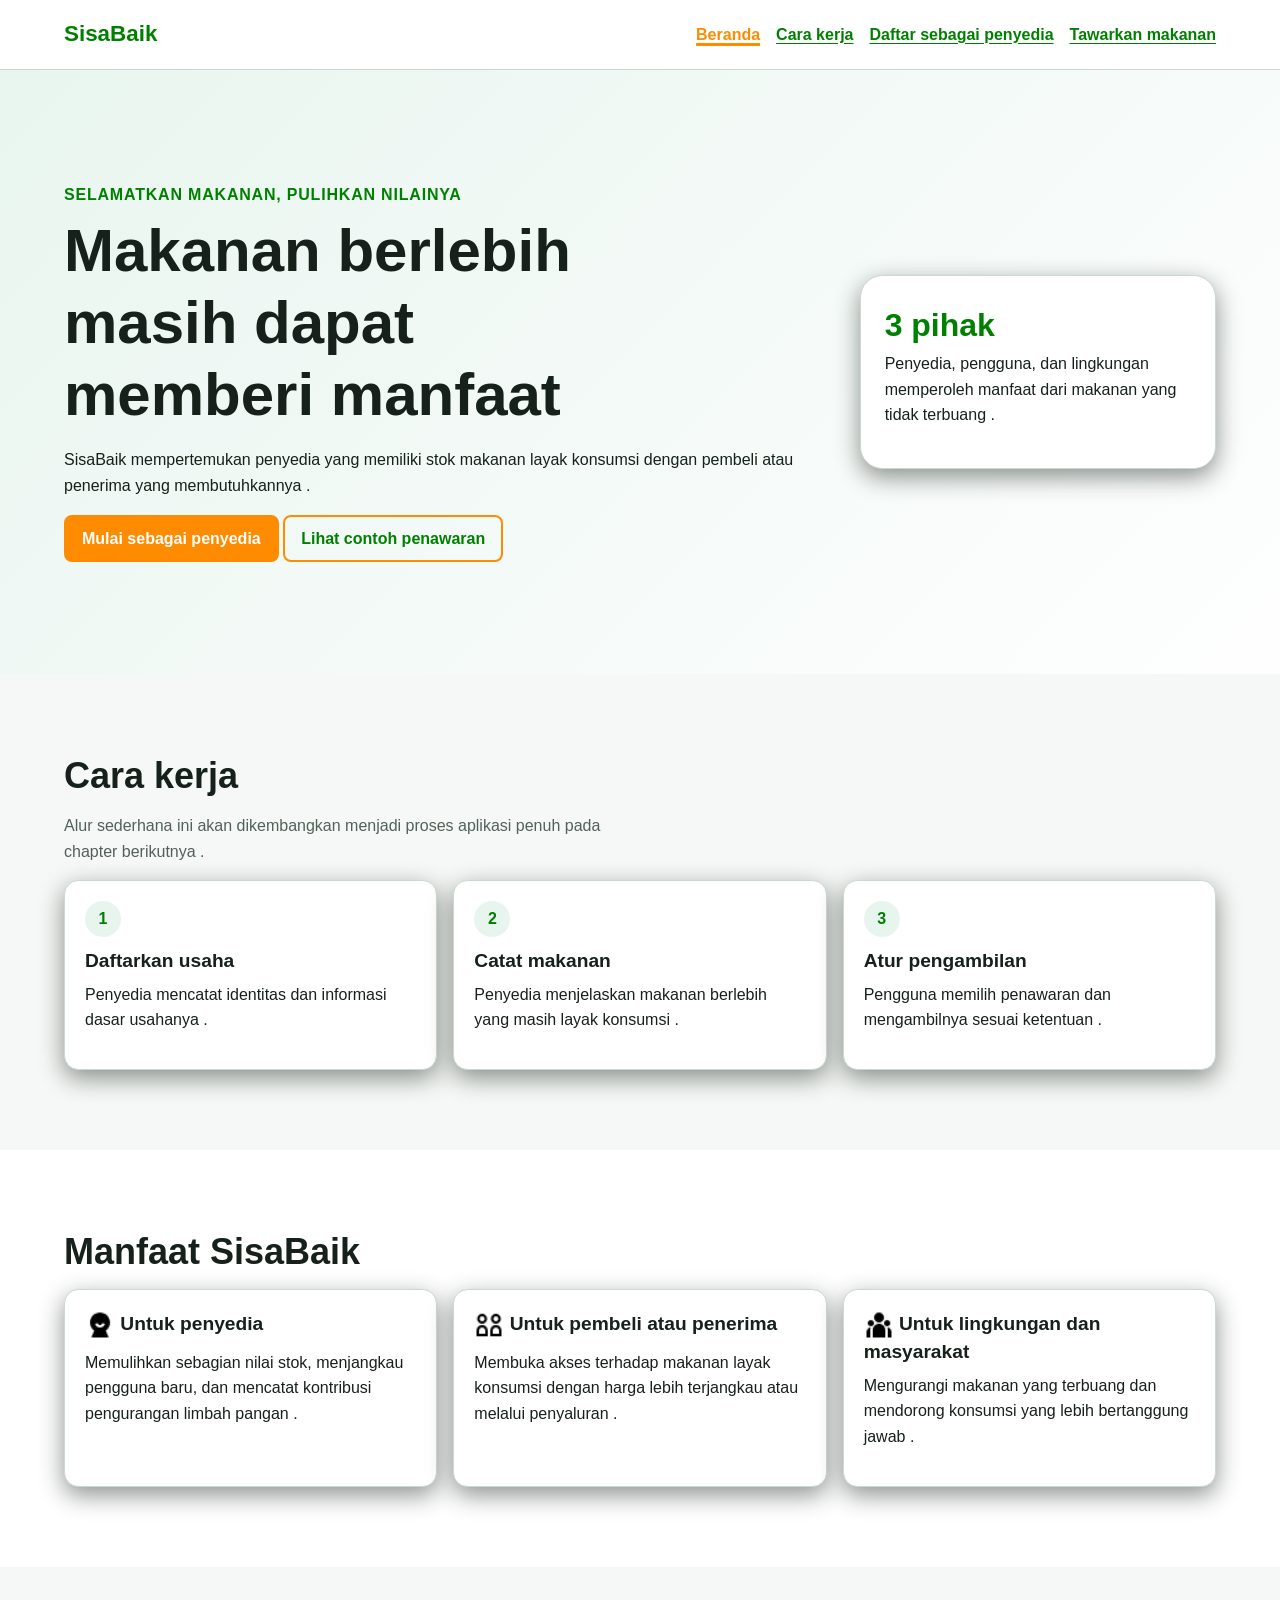
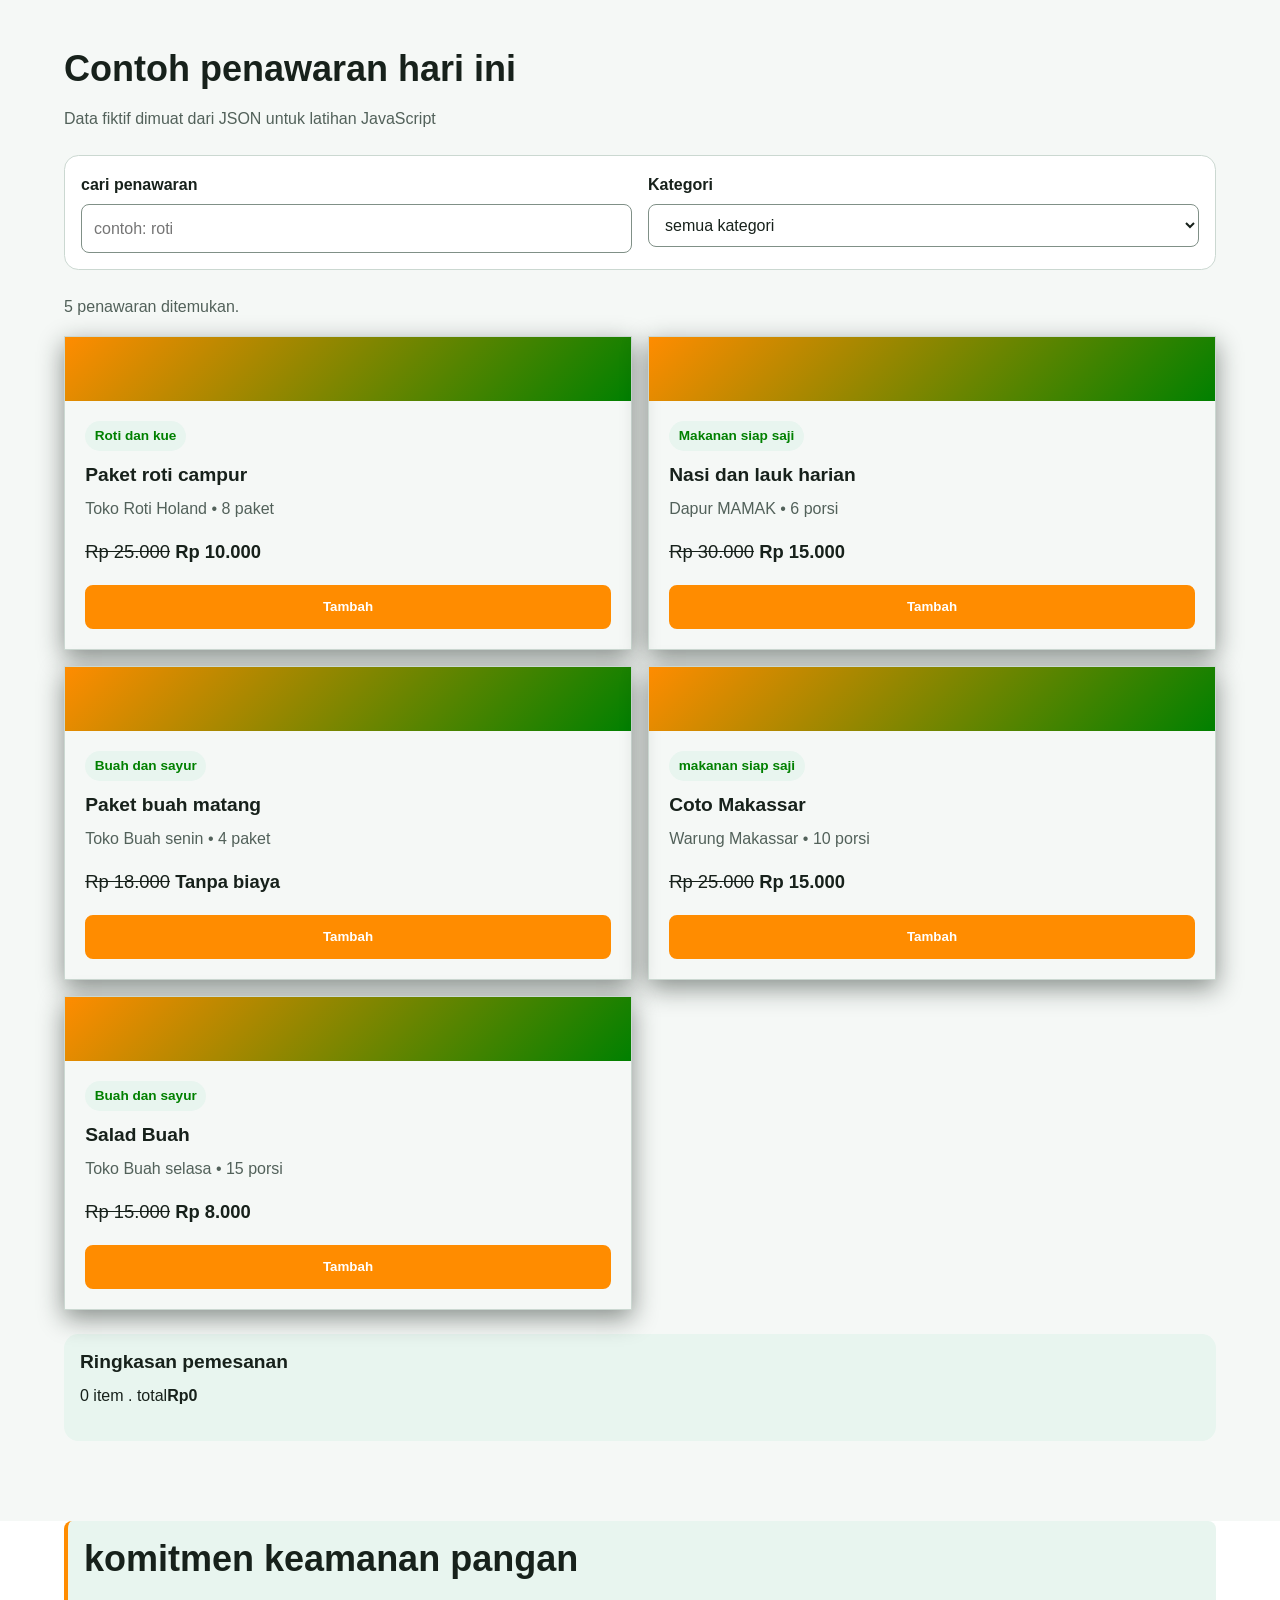
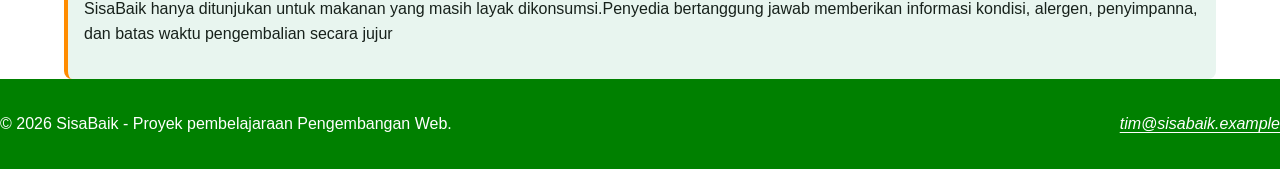
<file: index.html>
<!DOCTYPE html>
<html lang="id">
<head>
  <meta charset="UTF-8">
  <meta name="viewport" content="width=device-width, initial-scale=1.0">
  <meta name="description" content="SisaBaik membantu penyedia menawarkan makanan berlebih agar tetap bernilai,
              terjangkau, dan tidak terbuang.">
  <title>Beranda | SisaBaik</title>
  <link rel="stylesheet" href="styles.css">
  <script src="app.js" defer></script>
</head>  
<body>
  <a class="skip-link" href="#konten-utama">lewati ke konten utama</a>

<header class="site-header">
  <div class="container header-layout">
    <p class="brand">SisaBaik</p>
    <nav aria-label="Navigasi utama">
      <ul class="nav-list">
      <li><a href="index.html" aria-current="page">Beranda</a></li>
      <li><a href="#cara-kerja">Cara kerja</a></li>
      <li><a href="daftar-penyedia.html">Daftar sebagai penyedia</a></li>
      <li><a href="tawarkan-makanan.html">Tawarkan makanan</a></li>
  </ul>
</nav>
</div>
</header>

    <main id="konten-utama" tabindex="-1">
     <section class="hero" aria-labelledby="judul-utama">
        <div class="container hero-layout">
          <div>
         <p class="eyebrow">Selamatkan makanan, pulihkan nilainya</p>
          <h1 id="judul-utama">Makanan berlebih masih dapat memberi manfaat</h1>

          <p class="lead">SisaBaik mempertemukan penyedia yang memiliki stok makanan layak konsumsi dengan pembeli
              atau penerima yang membutuhkannya .</p>
          <div class="button-group">
          <a class="button" href="daftar-penyedia.html">Mulai sebagai penyedia</a>
          <a class="button button-secondary" href="#penawaran-contoh">Lihat contoh penawaran</a>
         
    </div>
  </div>
   <aside class="hero-panel" aria-label="Ringkasan manfaat SisaBaik">
      <strong> 3 pihak</strong>
      <p>Penyedia, pengguna, dan lingkungan memperoleh manfaat dari makanan yang tidak terbuang .</p>
    </aside>
  </div>
</section>

<section class="section" id="cara-kerja" aria-labelledby="judul-cara-kerja">
  <div class="container">
    <h2 id="judul-cara-kerja">Cara kerja</h2>
    <p class="section-intro">Alur sederhana ini akan dikembangkan menjadi proses aplikasi penuh pada chapter
berikutnya .</p>
    <div class="steps-grid">
      <article class="card">
      <span class="step-number" aria-hidden="true">1</span>
      <h3>Daftarkan usaha</h3>
      <p>Penyedia mencatat identitas dan informasi dasar usahanya .</p>
</article>
<article class="card">
      <span class="step-number" aria-hidden="true">2</span>
      <h3>Catat makanan</h3>
      <p>Penyedia menjelaskan makanan berlebih yang masih layak konsumsi .</p>
</article>
<article class="card">
      <span class="step-number" aria-hidden="true">3</span>
      <h3>Atur pengambilan</h3>
      <p>Pengguna memilih penawaran dan mengambilnya sesuai ketentuan .</p>
      </article>
    </div>
  </div>
</section>

<section class="section section-alt" aria-labelledby="judul-manfaat">
  <div class="container">
    <h2 id="judul-manfaat">Manfaat SisaBaik</h2>


      
  <div class="benefit-grid">
    <article class="card">
      <h3>
           <img
              src="images/penyedia.png"
              alt="Ikon penyedia"
              width="30"
              height="30"
              style="vertical-align: middle"
            >
        Untuk penyedia</h3>
      <p>Memulihkan sebagian nilai stok, menjangkau pengguna baru, dan mencatat kontribusi pengurangan limbah
         pangan .</p>
    </article>

    <article class="card">
      <h3>
        <img
              src="images/penyedia-pembeli.png"
              alt="Ikon pembeli"
              width="30"
              height="30"
              style="vertical-align: middle"
            >
        Untuk pembeli atau penerima</h3>
      <p>Membuka akses terhadap makanan layak konsumsi dengan harga lebih terjangkau atau melalui
          penyaluran .</p>
    </article>

    <article class="card">
      <h3>
          <img
              src="images/icon-masyarakat.png"
              alt="Ikon masyarakat"
              width="30"
              height="30"
              style="vertical-align: middle"
            >
        Untuk lingkungan dan masyarakat</h3>
      <p>Mengurangi makanan yang terbuang dan mendorong konsumsi yang lebih bertanggung jawab .</p>
    </article>
    </div>
  </div>
</section>

<section class="section" id="penawaran-contoh" aria-labelledby="judul-penawaran">
  <div class="container">
    <h2 id="judul-penawaran">Contoh penawaran hari ini</h2>
    <p class="section-intro">Data fiktif dimuat dari JSON untuk latihan JavaScript</p>
    <form class="filter-panel" id="filter-form" role="search">
      <p>
        <label for="kata-kunci">cari penawaran</label><br>
        <input id="kata-kunci" name="kata_kunci" type="search" placeholder="contoh: roti">
      </p>
      <p>
        <label for="filter-kategori">Kategori</label><br>
        <select id="filter-kategori" name="kategori">
          <option value="semua">semua kategori</option>
          <option value="makanan-siap-saji">Makanan Siap Saji</option>
          <option value="roti-kue">Roti dan kue</option>
          <option value="buah-sayur">Buah dan Sayur</option>
        </select>
      </p>
      </form>
      <p id="status-katalog" class="status-message" role="status" aria-live="polite">Memuat penawaran...</p>
      <div class="offer-grid" id="daftar-penawaran"></div>
      <aside class="cart-summary" aria-labelledby="judul-ringkasan">
        <h3 id="judul-ringkasan">Ringkasan pemesanan</h3>
        <p><span id="jumlah-item">0</span> item . total<strong id="total-pesanan">Rp0</strong></p>
        </aside>
    </div>
      </section>

      <section class="section-alt" aria-labelledby="judul-keamanan">
        <div class="container">
          <div class="notice">
            <h2 id="judul-keamanan">komitmen keamanan pangan</h2>
            <p>SisaBaik hanya ditunjukan untuk makanan yang masih layak dikonsumsi.Penyedia bertanggung jawab memberikan informasi kondisi, alergen, penyimpanna,
              dan batas waktu pengembalian secara jujur</p>
          </div>
        </div>
      </section>
      </main>

      <footer class="site-footer">
        <div class="containner footer-layout">
          <p>&copy; 2026 SisaBaik - Proyek pembelajaraan Pengembangan Web.</p>
          <address><a href="maito:tim@sisabaik.example">tim@sisabaik.example </a></address>
        </div>
        </footer>
        </body>
        </html>
</file>
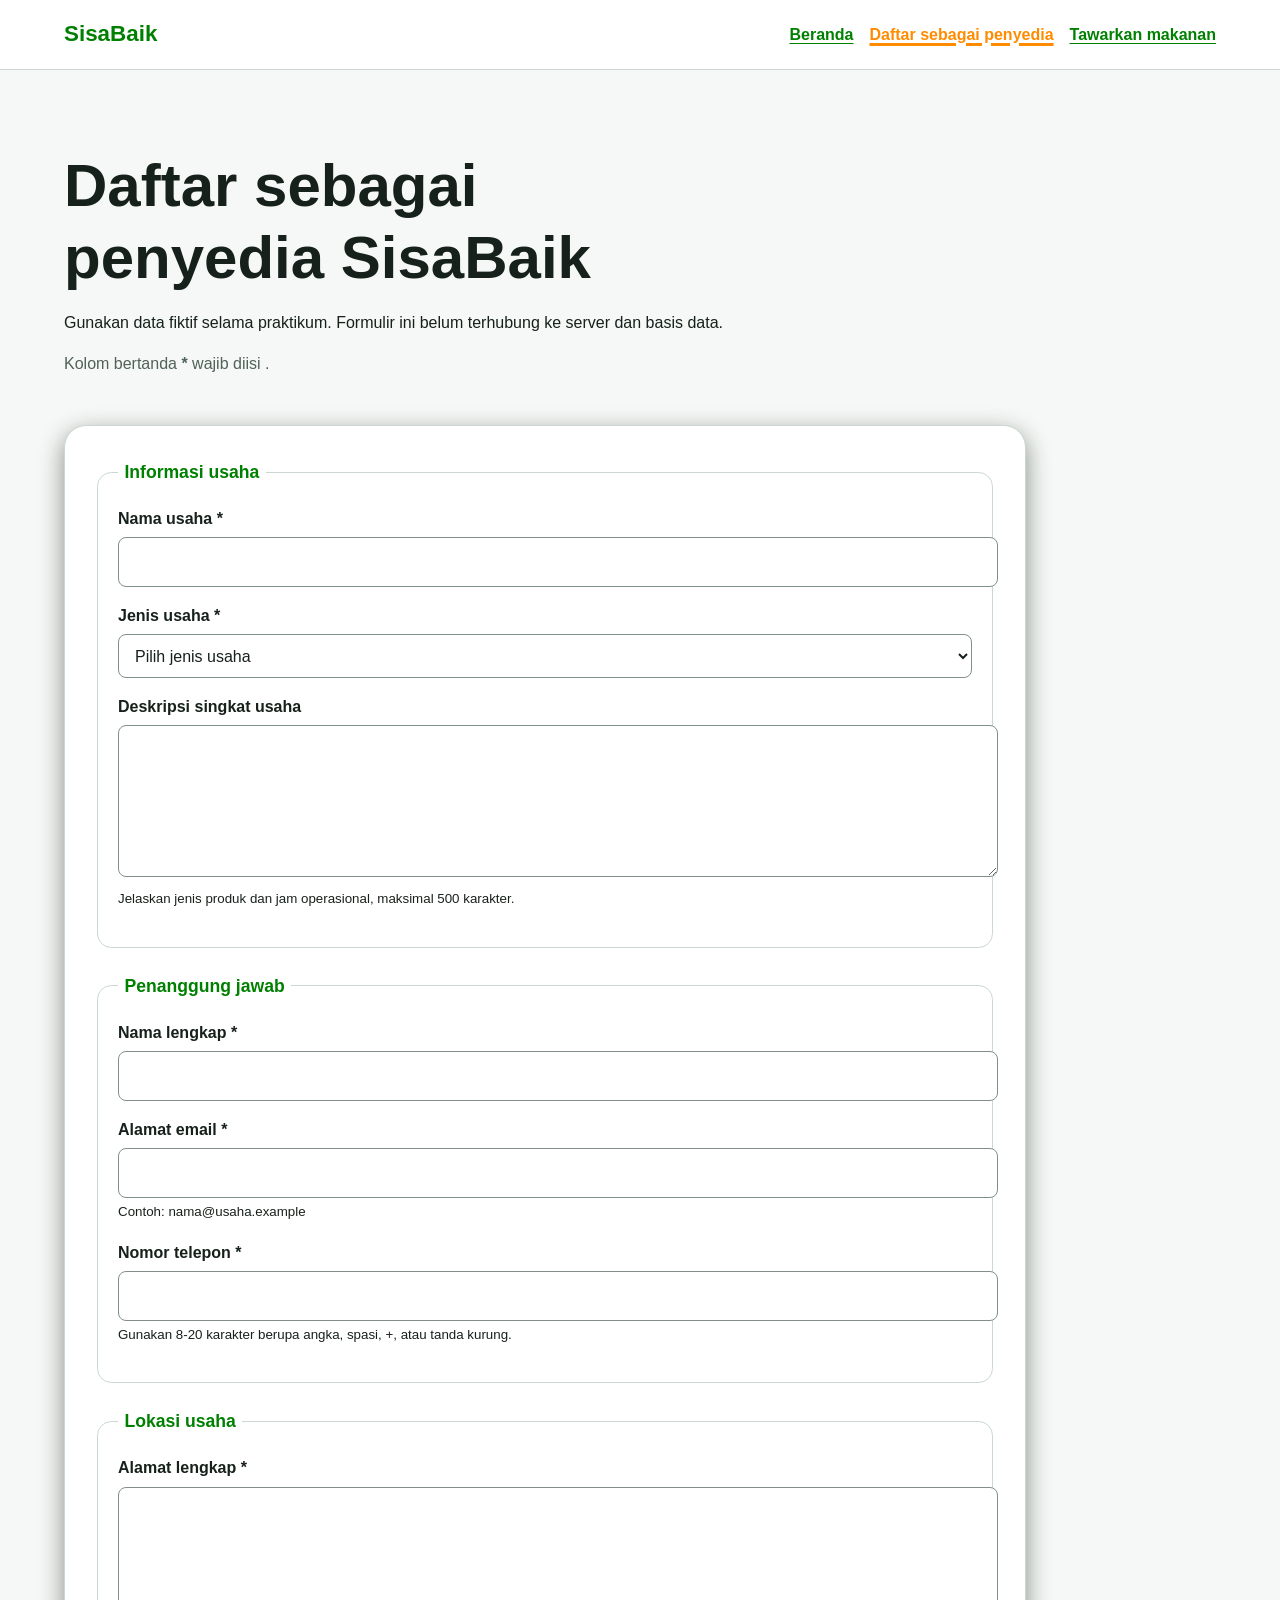
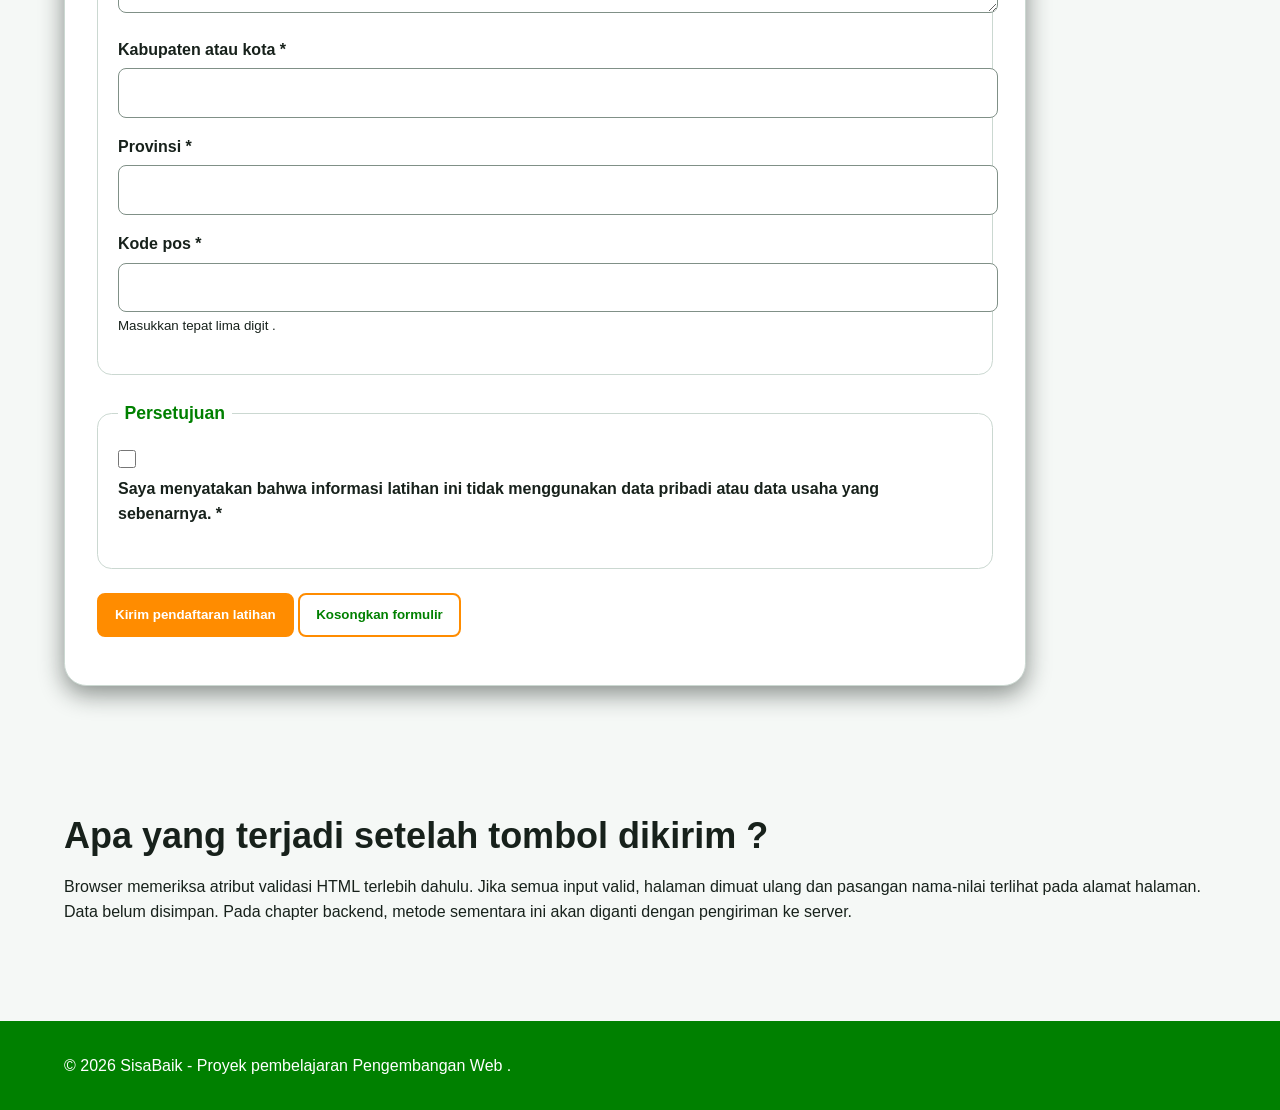
<file: daftar-penyedia.html>
<!doctype html>
<html lang="id">
  <head>
  <meta charset="utf-8">
  <meta name="viewport" content="width=device-width, initial-scale=1">
  <meta
  name="description"
  content="Formulir prototipe untuk mendaftarkan usaha sebagai penyedia makanan di SisaBaik."
  >
  <title>Daftar Penyedia | SisaBaik</title>
  <link rel="stylesheet" href="styles.css">
  <script src="app.js" defer></script>
</head>
<body>
  <a class="skip-link" href="#konten-utama">Lewati ke konten utama</a>

<header class="site-header">
  <div class="container header-layout">
    <p class="brand">SisaBaik</p>
    <nav aria-label="Navigasi utama">
      <ul class="nav-list">
      <li><a href="index.html">Beranda</a></li>
      <li>
      <a href="daftar-penyedia.html" aria-current="page">
      Daftar sebagai penyedia
    </a>
  </li>
  <li><a href="tawarkan-makanan.html">Tawarkan makanan</a></li>
  </ul>
</nav>
</div>
</header>

<main class="container" id="konten-utama" tabindex="-1">
  <div class="page-heading">
    <h1>Daftar sebagai penyedia SisaBaik</h1>
    <p class="lead">
      Gunakan data fiktif selama praktikum. Formulir ini belum terhubung ke
      server dan basis data.
    </p>
  <p class="required-note" id="petunjuk-wajib">Kolom bertanda <strong> *</strong> wajib diisi .</p>
</div>

<form
  class="form-card"
  action="daftar-penyedia.html"
  method="get"
  aria-describedby="petunjuk-wajib"
>
<fieldset class="form-section">
  <legend>Informasi usaha</legend>

<p>
  <label for="nama-usaha">Nama usaha *</label><br>
  <input
    type="text"
    id="nama-usaha"
    name="nama_usaha"
    autocomplete="organization"
    minlength="3"
    maxlength="100"
    required
    >
</p>

<p>
  <label for="jenis-usaha">Jenis usaha *</label><br>
  <select id="jenis-usaha" name="jenis_usaha" required>
    <option value="">Pilih jenis usaha</option>
    <option value="restoran">Restoran</option>
    <option value="toko-roti">Toko roti</option>
    <option value="katering">Katering</option>
    <option value="ritel">Toko ritel</option>
    <option value="hotel">Hotel atau penginapan</option>
    <option value="lainnya">Lainnya</option>
  </select>
</p>

<p>
  <label for="deskripsi-usaha">Deskripsi singkat usaha</label><br>
  <textarea
    id="deskripsi-usaha"
    name="deskripsi_usaha"
    rows="5"
    maxlength="500"
    aria-describedby="bantuan-deskripsi"
></textarea><br>

  <small id="bantuan-deskripsi">
  Jelaskan jenis produk dan jam operasional, maksimal 500 karakter.
  </small>
</p>
</fieldset>

<fieldset class="form-section">
  <legend>Penanggung jawab</legend>

<p>
  <label for="nama-penanggung-jawab">Nama lengkap *</label><br>
  <input
    type="text"
    id="nama-penanggung-jawab"
    name="nama_penanggung_jawab"
    autocomplete="name"
    minlength="3"
    maxlength="100"
    required
>
</p>

<p>
  <label for="email">Alamat email *</label><br>
  <input
    type="email"
    id="email"
    name="email"
    autocomplete="email"
    maxlength="254"
    aria-describedby="bantuan-email"
    required
>
<br>
  <small id="bantuan-email">Contoh: nama@usaha.example</small>
</p>

<p>
  <label for="telepon">Nomor telepon *</label><br>
  <input
    type="tel"
    id="telepon"
    name="telepon"
    autocomplete="tel"
    inputmode="tel"
    pattern="[0-9+() ]{8,20}"
    aria-describedby="bantuan-telepon"
    required
>
<br>
  <small id="bantuan-telepon">
  Gunakan 8-20 karakter berupa angka, spasi, +, atau tanda kurung.
  </small>
</p>
</fieldset>

<fieldset class="form-section">
  <legend>Lokasi usaha</legend>

<p>
  <label for="alamat">Alamat lengkap *</label><br>
  <textarea
    id="alamat"
    name="alamat"
    rows="4"
    autocomplete="street-address"
    minlength="10"
    maxlength="250"
    required
  >
  </textarea>
</p>

<p>
  <label for="kota">Kabupaten atau kota *</label><br>
  <input
    type="text"
    id="kota"
    name="kota"
    autocomplete="address-level2"
    maxlength="100"
    required
>
</p>

<p>
  <label for="provinsi">Provinsi *</label><br>
  <input
    type="text"
    id="provinsi"
    name="provinsi"
    autocomplete="address-level1"
    maxlength="100"
    required
>
</p>

<p>
  <label for="kode-pos">Kode pos *</label><br>
  <input
    type="text"
    id="kode-pos"
    name="kode_pos"
    autocomplete="postal-code"
    inputmode="numeric"
    pattern="[0-9]{5}"
    aria-describedby="bantuan-kode-pos"
    required
>
<br>
  <small id="bantuan-kode-pos">Masukkan tepat lima digit .</small>
  </p>
</fieldset>

<fieldset class="form-section">
  <legend>Persetujuan</legend>
<p>
  <input
    type="checkbox"
    id="persetujuan"
    name="persetujuan"
    value="setuju"
    required
>
<label for="persetujuan">
  Saya menyatakan bahwa informasi latihan ini tidak menggunakan
  data pribadi atau data usaha yang sebenarnya. *
  </label>
</p>
</fieldset>

<p class="form-actions">
  <button class="button" type="submit">Kirim pendaftaran latihan</button>
  <button class="button button-secondary" type="reset">Kosongkan formulir</button>

  </p>
</form>

<section class="section" aria-labelledby="catatan-prototipe">
  <h2 id="catatan-prototipe">Apa yang terjadi setelah tombol dikirim ?</h2>
  <p>
    Browser memeriksa atribut validasi HTML terlebih dahulu. Jika semua
    input valid, halaman dimuat ulang dan pasangan nama-nilai terlihat
    pada alamat halaman. Data belum disimpan. Pada chapter backend,
    metode sementara ini akan diganti dengan pengiriman ke server.
  </p>
</section>
</main>

<footer class="site-footer">
      <div class="container footer-layout">
      <p>&copy; 2026 SisaBaik - Proyek pembelajaran Pengembangan Web .</p>
    </div>
    </footer>
  </body>
</html>
</file>
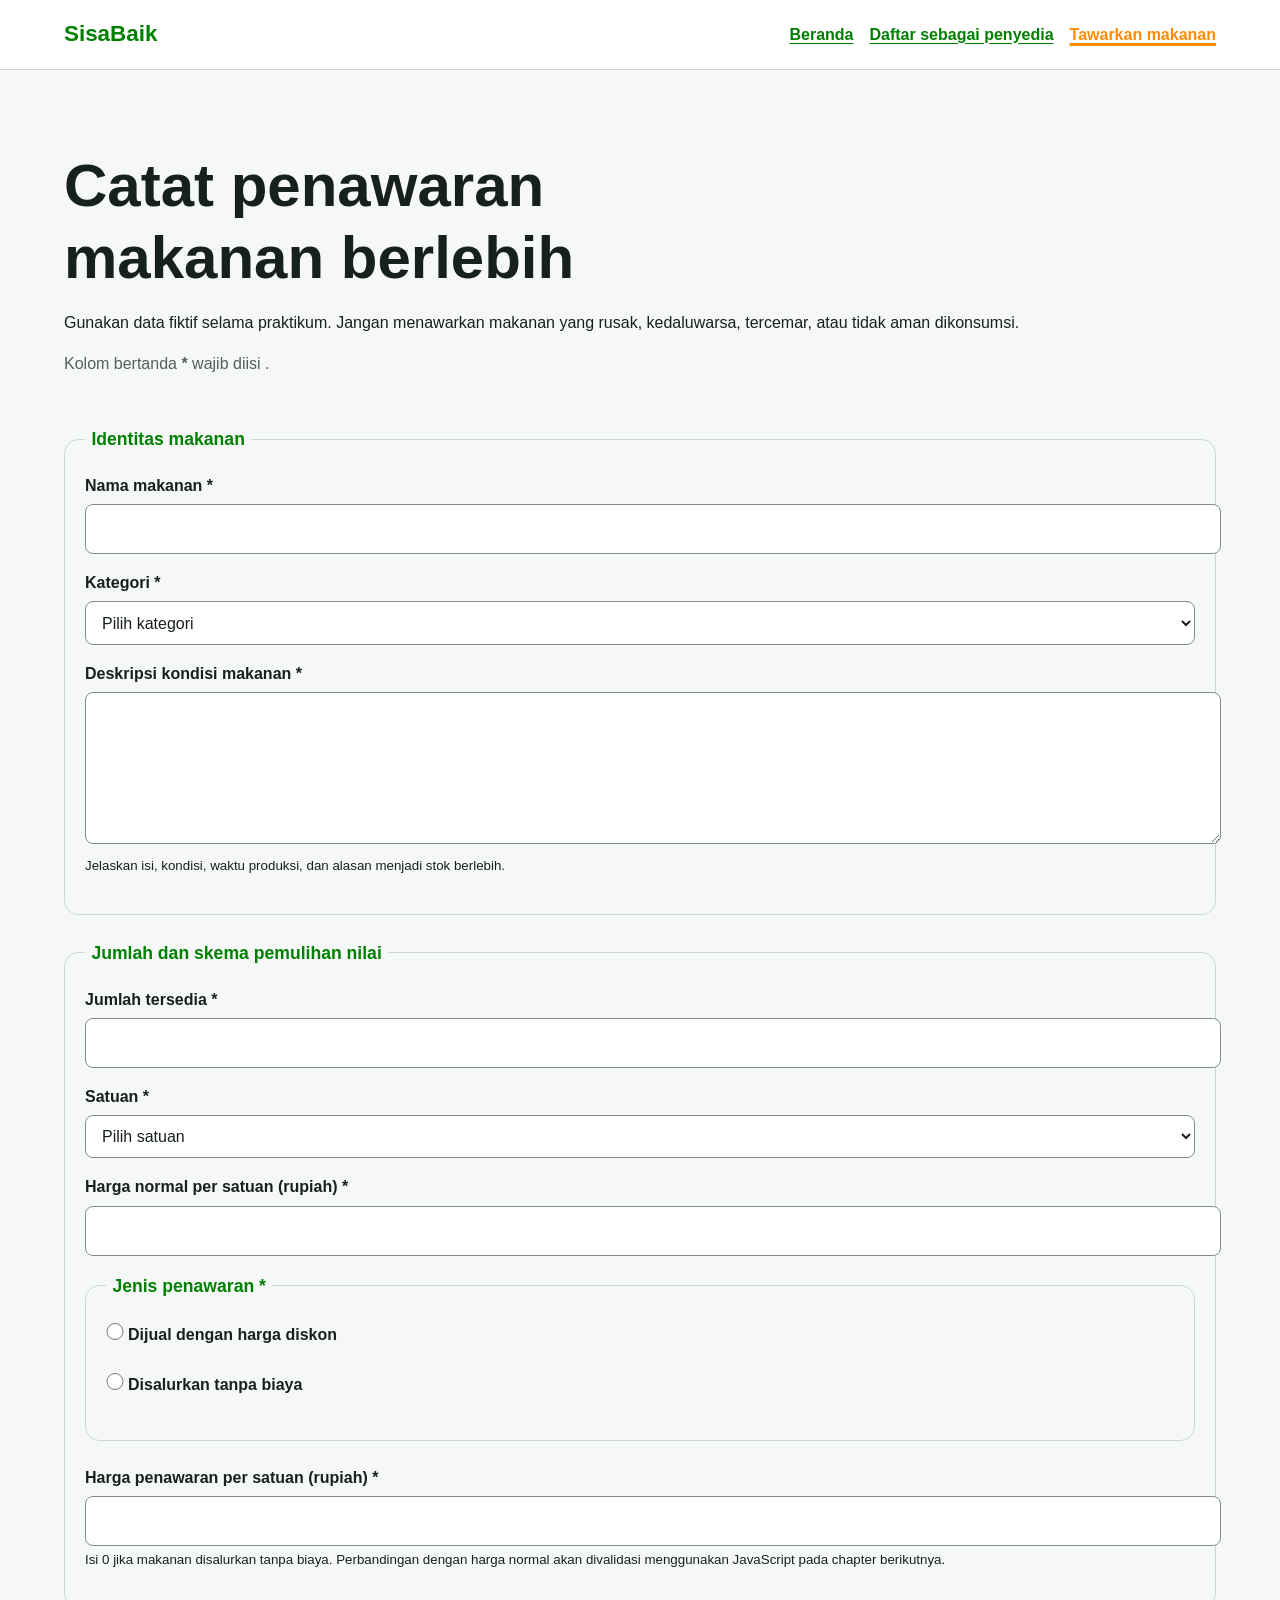
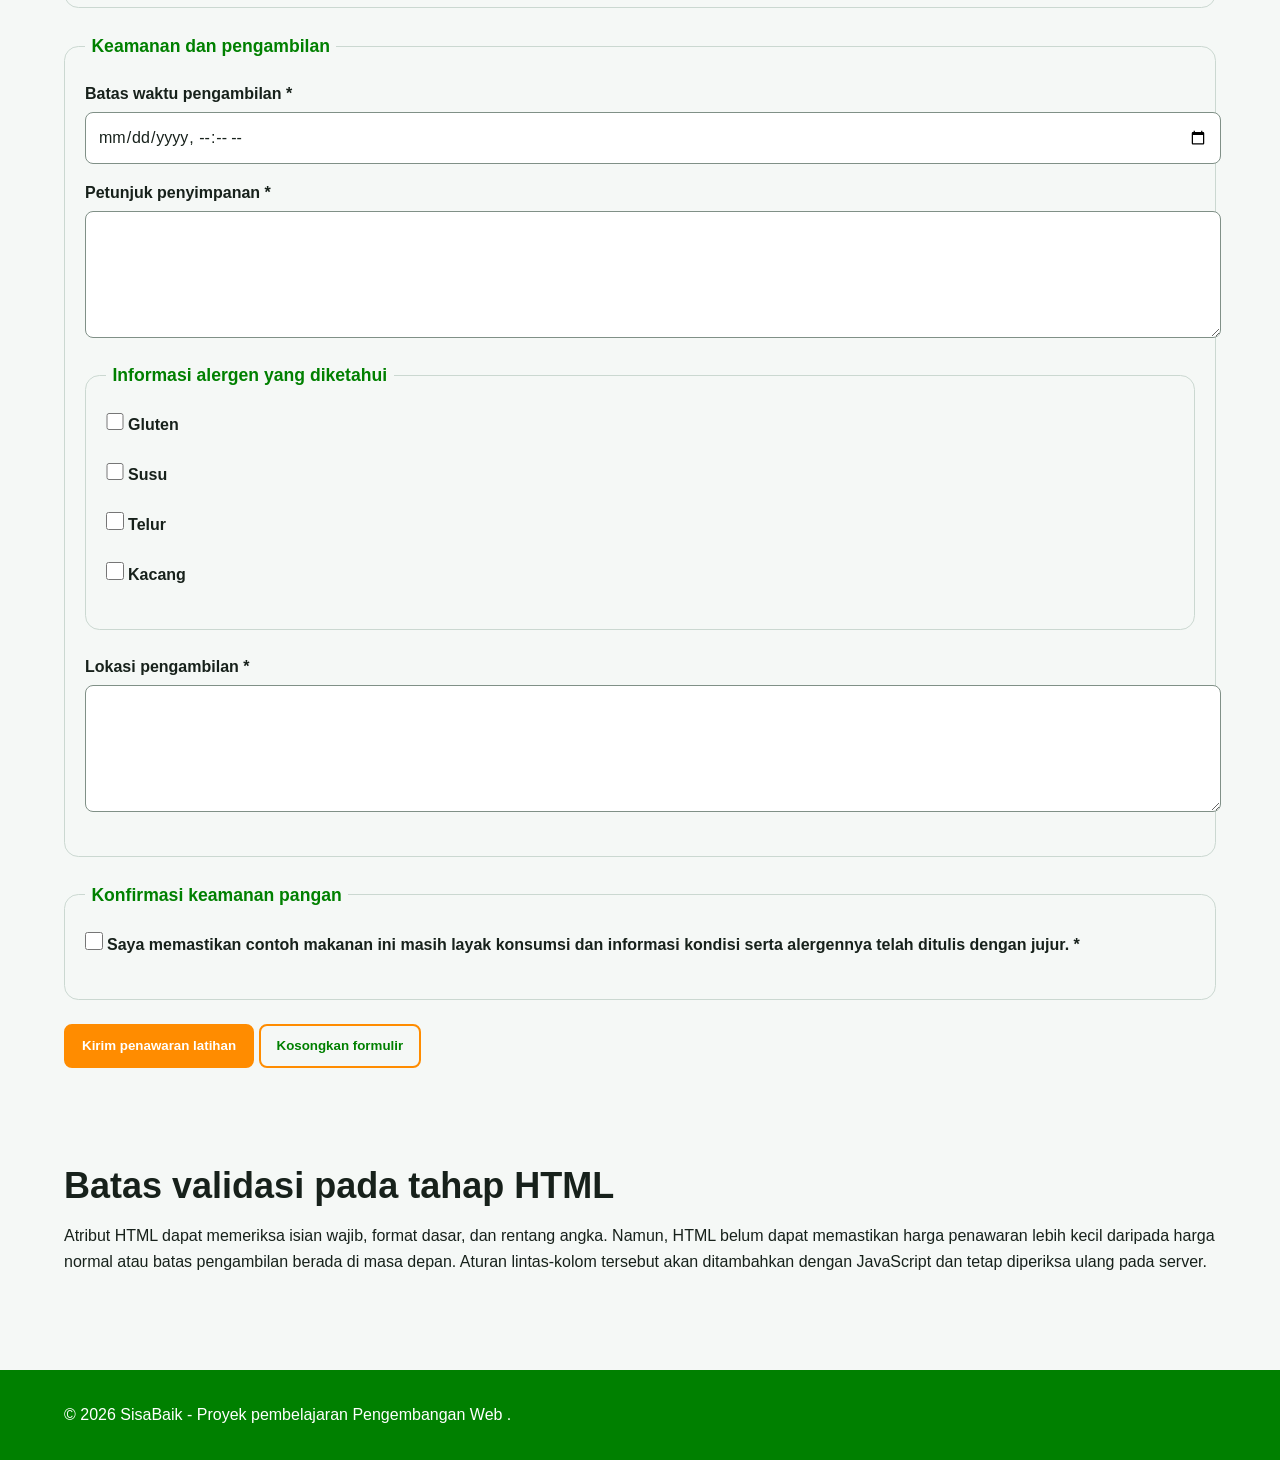
<file: tawarkan-makanan.html>
<!doctype html>
<html lang="id">
    <head>
    <meta charset="utf-8">
    <meta name="viewport" content="width=device-width, initial-scale=1">
    <meta
    name="description"
    content="Formulir prototipe untuk mencatat makanan berlebih yang akan ditawarkan melalui SisaBaik."
    >
    <title>Tawarkan Makanan | SisaBaik</title>
    <link rel="stylesheet" href="styles.css">
    <script src="app.js" defer></script>
</head>
<body>
    <a class="skip-link" href="#konten-utama">Lewati ke konten utama</a>

<header class="site-header">
    <div class="container header-layout">
        <p class="brand">SisaBaik</p>
        <nav aria-label="Navigasi utama">
            <ul class="nav-list">
            <li><a href="index.html">Beranda</a></li>
            <li><a href="daftar-penyedia.html">Daftar sebagai penyedia</a></li>
            <li>
            <a href="tawarkan-makanan.html" aria-current="page">
            Tawarkan makanan
            </a>
        </li>
    </ul>
</nav>
</div>
</header>

<main class="container" id="konten-utama" tabindex="-1">
    <div class="page-heading">
        <h1>Catat penawaran makanan berlebih</h1>
        <p class="lead">

            Gunakan data fiktif selama praktikum. Jangan menawarkan makanan yang
            rusak, kedaluwarsa, tercemar, atau tidak aman dikonsumsi.
            </p>
            <p class="required-note" id="petunjuk-wajib">Kolom bertanda <strong> *</strong> wajib diisi .</p>
        </div>

        <form
            id="form-penawaran" action="tawarkan-makanan.html" method="get" aria-describedby="petunjuk-wajib">
        <fieldset class="form-section">
            <legend>Identitas makanan</legend>

        <p>
            <label for="nama-makanan">Nama makanan *</label><br>
            <input
                type="text"
                id="nama-makanan"
                name="nama_makanan"
                minlength="3"
                maxlength="120"
                required
                >
        </p>

        <p>
            <label for="kategori">Kategori *</label><br>
            <select id="kategori" name="kategori" required>
                <option value="">Pilih kategori</option>
                <option value="makanan-siap-saji">Makanan siap saji</option>
                <option value="roti-kue">Roti atau kue</option>
                <option value="buah-sayur">Buah atau sayur</option>
                <option value="minuman">Minuman</option>
                <option value="bahan-pangan">Bahan pangan</option>
                <option value="lainnya">Lainnya</option>
</select>
</p>

<p>
    <label for="deskripsi-makanan">Deskripsi kondisi makanan *</label><br>
    <textarea
        id="deskripsi-makanan"
        name="deskripsi_makanan"
        rows="5"
        minlength="20"
        maxlength="600"
        aria-describedby="bantuan-deskripsi-makanan"
        required
>
</textarea><br>
    <small id="bantuan-deskripsi-makanan">
        Jelaskan isi, kondisi, waktu produksi, dan alasan menjadi stok berlebih.
    </small>
</p>
</fieldset>

<fieldset class="form-section">
    <legend>Jumlah dan skema pemulihan nilai</legend>

<p>
    <label for="jumlah">Jumlah tersedia *</label><br>
    <input
    type="number"
    id="jumlah"
    name="jumlah"
    min="1"
    max="1000"
    step="1"
    required
>
</p>

<p>
    <label for="satuan">Satuan *</label><br>
    <select id="satuan" name="satuan" required>
        <option value="">Pilih satuan</option>
        <option value="porsi">Porsi</option>
        <option value="paket">Paket</option>
        <option value="buah">Buah</option>
        <option value="kilogram">Kilogram</option>
        <option value="liter">Liter</option>
    </select>
</p>

<p>
    <label for="harga-normal">Harga normal per satuan (rupiah) *</label><br>
    <input
        type="number"
        id="harga-normal"
        name="harga_normal"
        min="0"
        max="10000000"
        step="500"
        required
    >
</p>

<fieldset class="form-section">
    <legend>Jenis penawaran *</legend>
<p>
    <input
        type="radio"
        id="jenis-diskon"
        name="jenis_penawaran"
        value="diskon"
        required

    >
    <label for="jenis-diskon">Dijual dengan harga diskon</label>
    </p>
<p>
    <input
        type="radio"
        id="jenis-donasi"
        name="jenis_penawaran"
        value="donasi"
    >
    <label for="jenis-donasi">Disalurkan tanpa biaya</label>
    </p>
</fieldset>

<p>
    <label for="harga-pemulihan">Harga penawaran per satuan (rupiah) *</label><br>
    <input
        type="number"
        id="harga-pemulihan"
        name="harga_penawaran"
        min="0"
        max="10000000"
        step="500"
        aria-describedby="bantuan-harga"
        required
>
<br>
    <small id="bantuan-harga">
        Isi 0 jika makanan disalurkan tanpa biaya. Perbandingan dengan
        harga normal akan divalidasi menggunakan JavaScript pada chapter berikutnya.
    </small>
    </p>
</fieldset>

<fieldset class="form-section">
    <legend>Keamanan dan pengambilan</legend>

<p>
    <label for="batas-pengambilan">Batas waktu pengambilan *</label><br>
    <input
        type="datetime-local"
        id="batas-pengambilan"
        name="batas_pengambilan"
        required
    >
</p>

<p>
    <label for="petunjuk-penyimpanan">Petunjuk penyimpanan *</label><br>
    <textarea
        id="petunjuk-penyimpanan"
        name="petunjuk_penyimpanan"
        rows="4"
        minlength="10"
        maxlength="300"
        required
    >
</textarea>
</p>

<fieldset class="form-section">
    <legend>Informasi alergen yang diketahui</legend>
<p>
    <input type="checkbox" id="alergen-gluten" name="alergen" value="gluten">
    <label for="alergen-gluten">Gluten</label>
</p>
<p>
    <input type="checkbox" id="alergen-susu" name="alergen" value="susu">
    <label for="alergen-susu">Susu</label>
</p>
<p>
    <input type="checkbox" id="alergen-telur" name="alergen" value="telur">
    <label for="alergen-telur">Telur</label>
</p>
<p>

   <input type="checkbox" id="alergen-kacang" name="alergen" value="kacang">
<label for="alergen-kacang">Kacang</label>
</p>
</fieldset>

<p>
    <label for="lokasi-pengambilan">Lokasi pengambilan *</label><br>
    <textarea
        id="lokasi-pengambilan"
        name="lokasi_pengambilan"
        rows="4"
        autocomplete="street-address"
        minlength="10"
        maxlength="250"
        required
>
</textarea>
</p>
</fieldset>

<fieldset class="form-section">
    <legend>Konfirmasi keamanan pangan</legend>
<p>
    <input
        type="checkbox"
        id="konfirmasi-keamanan"
        name="konfirmasi_keamanan"
        value="terkonfirmasi"
        required
        >

<label for="konfirmasi-keamanan">
        Saya memastikan contoh makanan ini masih layak konsumsi dan
        informasi kondisi serta alergennya telah ditulis dengan jujur. *
    </label>
</p>
</fieldset>

<p class="form-actions">
    <button class="button" type="submit">Kirim penawaran latihan</button>
    <button class="button button-secondary" type="reset">Kosongkan formulir</button>
</p>
</form>

    <section class="section" aria-labelledby="batas-validasi-html">
    <h2 id="batas-validasi-html">Batas validasi pada tahap HTML</h2>
<p>
    Atribut HTML dapat memeriksa isian wajib, format dasar, dan rentang
    angka. Namun, HTML belum dapat memastikan harga penawaran lebih kecil
    daripada harga normal atau batas pengambilan berada di masa depan.
    Aturan lintas-kolom tersebut akan ditambahkan dengan JavaScript dan
    tetap diperiksa ulang pada server.
</p>
</section>
</main>

<footer class="site-footer">
    <div class="container footer-layout">
    <p>&copy; 2026 SisaBaik - Proyek pembelajaran Pengembangan Web .</p>
</div>
</footer>
</body>
</html>
</file>
<file: styles.css>
:root{
    --color-primary: #FF8C00;
    --color-primary-dark:  #008000;
    --color-primary-soft: #e8f5ef;
    --color-accent: #f2b84b;
    --color-text: #17211b;
    --color-muted: #52615a;
    --color-surface: #ffffff;
    --color-background: #f5f8f6;
    --color-border: #cbd8d1;
    --color-danger: #a52a2a;
    --shadow-card: 0 0.5rem 1.5rem rgba(22, 33, 27, 0.493);
    --radius-small: 0.5rem;
    --radius-medium: 0.9rem;
    --radius-large: 1.4rem;
    --content-width: 72rem;


}

*,
*::before
*::after{
    box-sizing: border-box;
}

html{
    scroll-behavior: smooth;
}

body{
    margin: 0;
    background: var(--color-background);
    color: var(--color-text);
    font-family: arial, helvetica, sans-serif;
    font-size: 1rem;
    line-height: 1.6;

}
h1,
h2,
h3,
p{
    margin-block-start: 0;
}

h1,
h2,
h3{
    line-height: 1.2;
}

h1{
    max-width: 18ch;
    margin-block-end: 1rem;
    font-size:clamp(2rem, 7vw, 3.75rem);
}

h2{
    margin-block-end: 1rem;
    font-size:clamp(1.5rem, 4vw, 2.25rem);
}

h3{
    margin-block-end: 0.6rem;
    font-size: 1.2rem;
}

a{
    color: var(--color-primary-dark);
    text-underline-offset: 0.2em;
}

a:hover{
    text-decoration-thickness: 0.18em;
}
:focus-visible{
    outline: 0.2rem solid var(--color-accent);
    outline-offset: 0.2rem;
}
.skip-link{
    position: absolute;
    inset-block-start: 0.5rem;
    inset-inline-start: 0.5rem;
    z-index: 100;
    padding: 0.7rem 1rem;
    border-radius: var(--radius-small);
    background: var(--color-text);
    color: var(--color-surface);
    transform: translateY(-180%);
}

.skip-link:focus{
    transform: translate(0);
}

.container{
    width: min(100% - 2rem, var(--content-width));
    margin-inline: auto;
}

.site-header{
    background: var(--color-surface);
    border-block-end: 0.0625rem solid var(--color-border);
}

.header-layout{
    display: flex;
    flex-direction: column;
    gap: 0.75rem;
    padding-block: 1rem;
}

.brand{
    margin: 0;
    color: var(--color-primary-dark);
    font-size: 1.4rem;
    font-weight: 700;
}

.nav-list{
    display: flex;
    flex-wrap: wrap;
    gap: 0.5rem 1rem;
    margin: 0;
    padding: 0;
    list-style: none;
}

.nav-list a{
    display: inline-block;
    padding-block: 0.35rem;
    font-weight: 700;
}
.nav-list a[aria-current="page"]{
    color: var(--color-primary);
    text-decoration-thickness: 0.2em;
}

.hero{
    padding-block: clamp(3rem, 10vw, 7rem);
    background: linear-gradient(135deg, rgb(232 245 239 / 95%), rgb(255 255 255 / 92%));
}

.hero-layout{
    display: grid;
    gap: 2rem;
    align-items: center;
}

.eyebrow{
    margin-block-end: 0.5rem;
    color: var(--color-primary-dark);
    font-weight: 700;
    letter-spacing: 0.05em;
    text-transform: uppercase;
}



.laed{
    max-width: 62ch;
    color: var(--color-muted);
    font-size: 1.1rem;
}

.hero-panel{
    padding: 1.5rem;
    border: 0.0625rem solid var(--color-border);
    border-radius: var(--radius-large);
    background: var(--color-surface);
    box-shadow: var(--shadow-card);
}   

.hero-panel strong{
    display: block;
    color: var(--color-primary-dark);
    font-size: 2rem;
}

.button-group
.form-action{
    display: flex;
    flex-wrap: wrap;
    gap: 0.75rem;
    align-items: center;
}

.button{
    display: inline-block;
    padding: 0.75rem 1rem;
    border: 0.125rem solid var(--color-primary);
    border-radius: var(--radius-small);
    background: var(--color-primary);
    color: var(--color-surface);
    font-weight: 700;
    line-height: 1.2;
    text-decoration: none;
    cursor: pointer;
}
.button:hover{
    background: var(--color-primary);
    color: var(--color-primary-dark);
}

.button-secondary{
    background: transparent;
    color: var(--color-primary-dark);
}

.section{
    padding-block: clamp(2.5rem, 7vw, 5rem);
}

.section-alt{
    background: var(--color-surface);
}

.section-intro{
    max-width: 65ch;
    color: var(--color-muted);
}

.steps-grid,
.benefit-grid,
.offer-grid{
    display: grid;
    grid-template-columns: 1fr;
    gap: 1rem;
}

.card{
    padding: 1.25rem;
    border: 0.0625rem solid var(--color-border);
    border-radius: var(--radius-medium);
    background: var(--color-surface);
    box-shadow: var(--shadow-card);
}

.step-number{
    display: inline-grid;
    width: 2.25rem;
    height: 2.25rem;
    margin-block-end: 0.75rem;
    place-items: center;
    border-radius: 50%;
    background: var(--color-primary-soft);
    color: var(--color-primary-dark);
    font-weight: 700;
}

.offer-card{
    display: flex;
    flex-direction: column;
    overflow: hidden;
    border: 0.0625rem solid var(--color-border);
    border-radius: var(--color-surface);
    box-shadow: var(--shadow-card);
}

.offer-card__visual{
    min-height: 4rem;
    background: linear-gradient(135deg, var(--color-primary), var(--color-primary-dark));
}

.offer-card__content{
    display: flex;
    flex: 1;
    flex-direction: column;
    padding: 1.26rem;
}

.offer-card__meta{
    color: var(--color-muted);
}

.offer-card__price{
    margin-block-start: auto;
    font-size: 1.15rem;
}

.badge{
    display: inline-block;
    width: fit-content;
    margin-block-end: 0.75rem;
    padding: 0.25rem 0.6rem;
    border-radius: 999px;
    background: var(--color-primary-soft);
    color: var(--color-primary-dark);
    font-size: 0.85rem;
    font-weight: 700;
}

.notice{
    padding: 1rem;
    border-inline-start: 0.3rem solid var(--color-primary);
    border-radius: var(--radius-small);
    background: var(--color-primary-soft);
}
.page-heading{
    padding-block: clamp(2.5rem, 7vw, 5rem) 2rem;
}

.form-card{
    max-width: 56rem;
    margin-block-end: 3rem;
    padding: clamp(1rem, 4vw, 2rem);
    border: 0.0625rem solid var(--color-border);
    border-radius: var(--radius-large);
    background: var(--color-surface);
    box-shadow: var(--shadow-card);
}

.form-section{
    margin: 0 0 1.5rem;
    padding: 1.25rem;
    border: 0.0625rem solid var(--color-border);
    border-radius: var(--radius-medium);
}

.form-section legend{
    padding-inline: 0.4rem;
    color: var(--color-primary-dark);
    font-size: 1.1rem;
    font-weight: 700;
}

label{
    display: inline-block;
    margin-block-end: 0.35rem;
    font-weight: 700;
}

input,
select,
textarea{
    width: 100%;
    padding: 0.7rem 0.75rem;
    border: 0.0625rem solid #809087;
    border-radius: var(--radius-small);
    background: var(--color-surface);
    color: var(--color-text);
    font: inherit;
}

textarea{
    resize: vertical;
}

input:focus,
select:focus,
textarea:focus{
    border-color: var(--color-primary-dark);
}

input[type="checkbox"],
input[type="radio"]{
    width: 1.1rem;
    height: 1.1rem;
    margin: 0.2rem 0 0;
    accent-color: var(--color-primary);
}

.required-note{
    color: var(--color-muted);
}

.site-footer{
    padding-block: 2rem;
    background: var(--color-primary-dark);
    color: var(--color-surface);
}

.site-footer a{
    color: var(--color-surface);
}

.footer-layout{
    display: flex;
    flex-direction: column;
    gap: 0.5rem;
}

.footer-layout p,
.footer-layout address{
    margin: 0;
}

@media (min-width: 48rem){
    .header-layout{
        flex-direction: row;
        justify-content: space-between;
        align-items: center;
    }

    .hero-layout{
        grid-template-columns: minmax(0, 1.5fr) minmax(15rem, 0.7fr);
    }

    .steps-grid,
    .benefit-grid{
        grid-template-columns: repeat(3, minmax(0, 1fr));
    }

    .offer-grid{
        grid-template-columns: repeat(2, minmax(0, 1fr));
    }

    .footer-layout{
        flex-direction: row;
        justify-content: space-between;
        align-items: center;
    }

}

    .filter-panel { display:grid; gap:1rem; margin-block:1.5rem; padding:1rem; border:0.0625rem solid var( --color-border);
border-radius:var( --radius-medium); background:var( --color-surface); }
.filter-panel p { margin:0; }
.status-message { min-height:1.6em; color:var( --color-muted); }
.cart-summary { margin-block-start:1.5rem; padding: 1rem; border-radius:var( --radius-medium); background:var( --color-primary-soft); }
.error-message { color:var( --color-danger); font-weight:700; }
@media (min-width:48rem) { .filter-panel { grid-template-columns:repeat(2,minmax(0,1fr)); } }
</file>
